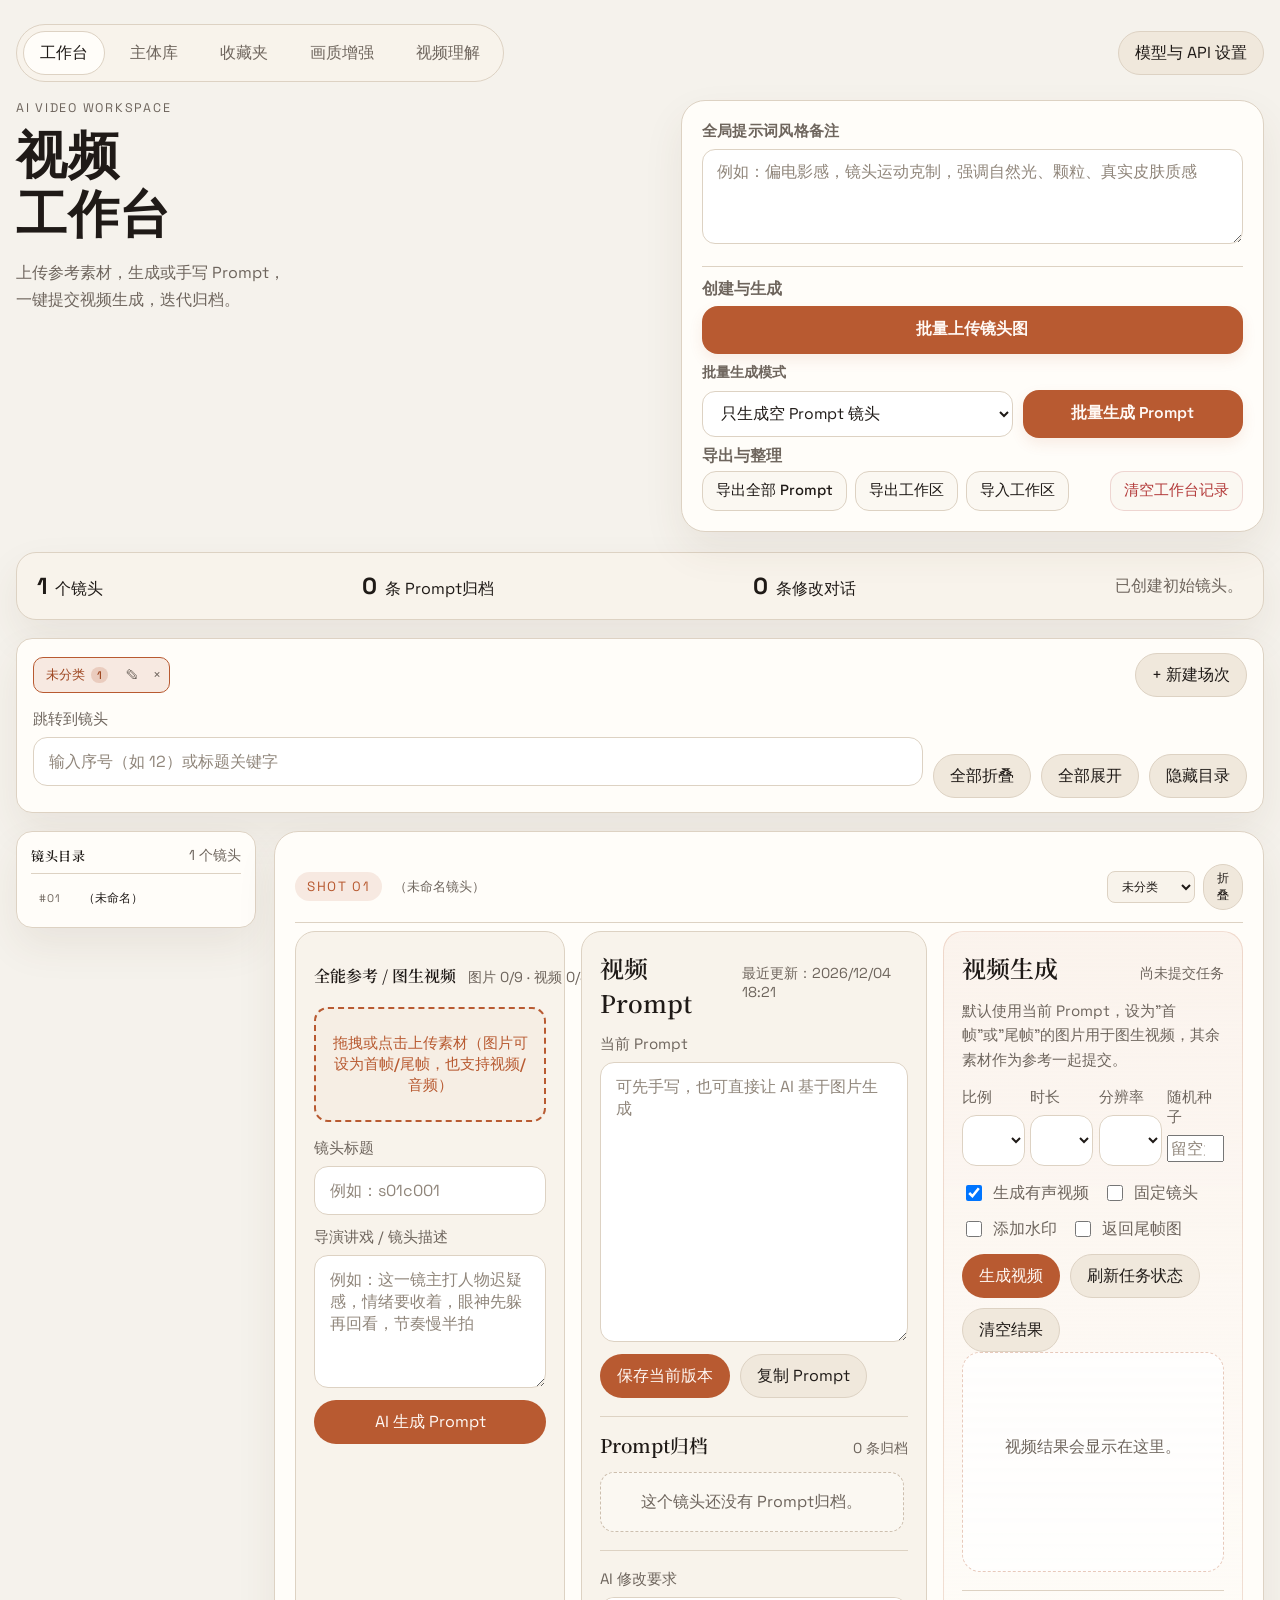
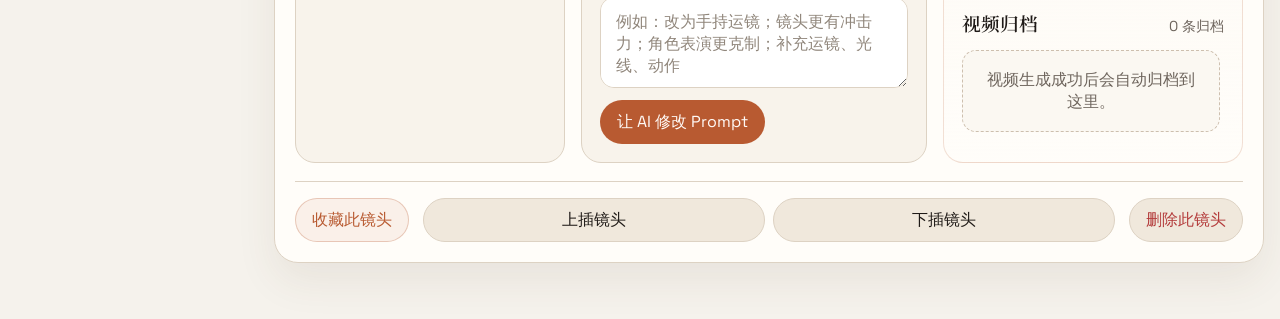
<file: index.html>
﻿<!DOCTYPE html>
<html lang="zh-CN">
<head>
  <meta charset="UTF-8">
  <meta name="viewport" content="width=device-width, initial-scale=1.0">
  <title>视频工作台</title>
  <link rel="preconnect" href="https://fonts.googleapis.com">
  <link rel="preconnect" href="https://fonts.gstatic.com" crossorigin>
  <link href="https://fonts.googleapis.com/css2?family=Noto+Serif+SC:wght@400;500;600;700&family=Space+Grotesk:wght@400;500;700&display=swap" rel="stylesheet">
  <link rel="stylesheet" href="./styles.css?v=20260424b">
</head>
<body>
  <div class="shell">
    <div class="app-header">
      <nav class="view-switcher" aria-label="页面切换">
        <button id="workspaceTab" class="view-tab is-active" type="button">工作台</button>
        <button id="subjectsTab" class="view-tab" type="button">主体库</button>
        <button id="favoritesTab" class="view-tab" type="button">收藏夹</button>
        <button id="enhanceTab" class="view-tab" type="button">画质增强</button>
        <button id="understandTab" class="view-tab" type="button">视频理解</button>
      </nav>
      <button id="settingsButton" class="ghost-button settings-trigger" type="button">模型与 API 设置</button>
    </div>

    <header class="hero">
      <div>
        <p class="eyebrow">AI Video Workspace</p>
        <h1 class="hero-title">
          <span id="heroTitleLine1">视频</span>
          <span id="heroTitleLine2">工作台</span>
        </h1>
        <p class="subtitle">
          <span id="heroSubtitleLine1">上传参考素材，生成或手写 Prompt，</span>
          <span id="heroSubtitleLine2">一键提交视频生成，迭代归档。</span>
        </p>
      </div>
      <div id="workspaceControls" class="hero-panel">
        <div class="hero-settings-grid">
          <label class="field hero-field-wide">
            <span>全局提示词风格备注</span>
            <textarea id="globalDirection" rows="3" placeholder="例如：偏电影感，镜头运动克制，强调自然光、颗粒、真实皮肤质感"></textarea>
          </label>
        </div>
        <div class="hero-actions">
          <section class="hero-actions-group">
            <p class="hero-actions-label">创建与生成</p>
            <div class="hero-actions-row hero-actions-primary">
              <label id="imageUploadTrigger" class="upload-button">
                <input id="imageUpload" type="file" accept="image/*,.heic,.heif,.jpg,.jpeg,.png,.webp" multiple>
                批量上传镜头图
              </label>
              <div class="hero-generate-panel">
                <p class="hero-inline-label">批量生成模式</p>
                <select id="batchMode">
                  <option value="empty">只生成空 Prompt 镜头</option>
                  <option value="all">重写全部有图镜头</option>
                </select>
                <button id="batchGenerateButton" class="secondary-button" type="button">批量生成 Prompt</button>
              </div>
            </div>
          </section>
          <section class="hero-actions-group">
            <p class="hero-actions-label">导出与整理</p>
            <div class="hero-actions-row hero-actions-secondary">
              <button id="exportPromptsButton" class="ghost-button" type="button">导出全部 Prompt</button>
              <button id="exportButton" class="ghost-button" type="button">导出工作区</button>
              <label class="ghost-button import-button">
                <input id="importInput" type="file" accept="application/json">
                导入工作区
              </label>
              <button id="clearButton" class="ghost-button danger-soft" type="button">清空工作台记录</button>
            </div>
          </section>
        </div>
      </div>
    </header>

    <main>
      <section id="workspaceView">
        <section id="workspaceSummary" class="summary-bar">
          <div>
            <strong id="shotCount">0</strong>
            <span>个镜头</span>
          </div>
          <div>
            <strong id="historyCount">0</strong>
            <span>条 Prompt归档</span>
          </div>
          <div>
            <strong id="chatCount">0</strong>
            <span>条修改对话</span>
          </div>
          <p id="statusText" class="status-text">本地自动存档已开启。</p>
        </section>
        <section id="sceneTabsBar" class="scene-tabs-bar">
          <div class="scene-tabs-row">
            <div id="sceneTabs" class="scene-tabs" role="tablist"></div>
            <button id="sceneAddButton" class="ghost-button scene-add-button" type="button">+ 新建场次</button>
          </div>
          <div class="scene-tools-row">
            <label class="field compact scene-jump-field">
              <span>跳转到镜头</span>
              <input id="shotJumpInput" type="text" placeholder="输入序号（如 12）或标题关键字">
            </label>
            <button id="shotCollapseAllButton" class="ghost-button" type="button">全部折叠</button>
            <button id="shotExpandAllButton" class="ghost-button" type="button">全部展开</button>
            <button id="shotSidebarToggleButton" class="ghost-button" type="button">隐藏目录</button>
          </div>
        </section>
        <div class="workspace-split">
          <aside id="shotSidebar" class="shot-sidebar" aria-label="镜头目录">
            <div class="shot-sidebar-header">
              <h3>镜头目录</h3>
              <span id="shotSidebarCount" class="meta"></span>
            </div>
            <div id="shotSidebarList" class="shot-sidebar-list"></div>
          </aside>
          <section id="shotsContainer" class="shots-container"></section>
        </div>
      </section>

      <section id="subjectsView" hidden>
        <section class="summary-bar">
          <div>
            <strong id="subjectCount">0</strong>
            <span>个主体</span>
          </div>
          <p class="status-text">存放角色、场景、道具的设定图，在 Prompt 中用 @ 调用。</p>
        </section>
        <section class="subjects-grid">
          <div class="subjects-upload-zone">
            <input id="subjectsUploadInput" type="file" accept="image/*" multiple class="hidden-file-input">
            <span class="drag-tip">拖拽或点击上传主体设定图</span>
          </div>
          <div id="subjectsContainer" class="subjects-list"></div>
        </section>
      </section>

      <section id="favoritesView" hidden>
        <section class="summary-bar">
          <div>
            <strong id="favoriteCount">0</strong>
            <span>个镜头</span>
          </div>
          <div>
            <strong id="favoriteHistoryCount">0</strong>
            <span>条 Prompt归档</span>
          </div>
          <label class="field compact favorites-search-field">
            <span>检索收藏</span>
            <input id="favoritesSearch" type="text" placeholder="搜索标题、导演讲戏、提示词">
          </label>
          <label class="field compact favorites-filter-field">
            <span>标签筛选</span>
            <select id="favoritesTagFilter">
              <option value="">全部标签</option>
            </select>
          </label>
          <label class="field compact favorites-batch-field">
            <span>批量处理</span>
            <button id="favoritesBatchToggleButton" class="ghost-button" type="button">批量处理</button>
          </label>
          <p class="status-text">收藏夹一共有以上内容，保存在当前浏览器本地。</p>
        </section>
        <section id="favoritesBulkBar" class="favorites-bulk-bar" hidden>
          <div class="favorites-bulk-main">
            <div class="favorites-bulk-meta">
              <strong id="favoritesSelectedCount">0</strong>
              <span>已选收藏</span>
            </div>
            <p class="favorites-bulk-hint">批量处理模式下，点击收藏卡片即可选中或取消。</p>
          </div>
          <div class="favorites-bulk-actions">
            <div class="favorites-bulk-row favorites-bulk-row-tags">
              <button id="favoritesSelectAllButton" class="ghost-button" type="button">全选</button>
              <input id="favoritesBulkTagsInput" class="favorites-bulk-tags-input" type="text" placeholder="输入标签后批量添加，例如：第一场，s01，角色名，奇幻">
              <button id="favoritesBulkTagButton" class="ghost-button favorite-accent-button" type="button">添加标签</button>
            </div>
            <div class="favorites-bulk-row favorites-bulk-row-actions">
              <button id="favoritesBulkExportButton" class="ghost-button" type="button">导出选中</button>
              <label class="ghost-button import-button favorites-import-button">
                <input id="favoritesImportInput" type="file" accept="application/json">
                导入收藏
              </label>
              <button id="favoritesBulkMoveButton" class="ghost-button" type="button">移入工作台</button>
              <button id="favoritesBulkDeleteButton" class="ghost-button danger" type="button">删除</button>
            </div>
          </div>
        </section>
        <section id="favoritesContainer" class="favorites-grid"></section>
      </section>

      <section id="enhanceView" hidden>
        <section class="summary-bar">
          <div>
            <strong id="enhanceTaskCount">0</strong>
            <span>条增强任务</span>
          </div>
          <div>
            <strong id="enhanceSucceededCount">0</strong>
            <span>已完成</span>
          </div>
          <p id="enhanceStatusText" class="status-text">AI MediaKit 画质增强异步任务，提交后可在下方查看进度。</p>
        </section>
        <section class="enhance-workbench">
          <article class="shot-card enhance-form-card">
            <div class="panel-header">
              <h2>新建增强任务</h2>
              <span class="meta">支持公网 HTTP/HTTPS 视频 URL · 输入最高 2K</span>
            </div>
            <label class="field">
              <span>视频 URL（video_url）</span>
              <input id="enhanceVideoUrl" type="text" placeholder="https://example.com/source.mp4">
            </label>
            <div class="enhance-grid">
              <label class="field compact">
                <span>场景（scene）</span>
                <select id="enhanceScene">
                  <option value="">未指定</option>
                  <option value="aigc" selected>AIGC · 大模型生成视频</option>
                  <option value="short_series">short_series · 短剧</option>
                  <option value="ugc">ugc · UGC 短视频</option>
                  <option value="old_film">old_film · 老片修复</option>
                </select>
              </label>
              <label class="field compact">
                <span>版本（tool_version）</span>
                <select id="enhanceToolVersion">
                  <option value="standard" selected>standard · 标准版</option>
                  <option value="professional">professional · 专业版</option>
                </select>
              </label>
              <label class="field compact">
                <span>输出分辨率模式</span>
                <select id="enhanceResolutionMode">
                  <option value="preset" selected>预设值（resolution）</option>
                  <option value="limit">短边限制（resolution_limit）</option>
                  <option value="none">不指定</option>
                </select>
              </label>
              <label class="field compact" id="enhanceResolutionPresetField">
                <span>分辨率（resolution）</span>
                <select id="enhanceResolution">
                  <option value="720p">720p</option>
                  <option value="1080p" selected>1080p</option>
                  <option value="4k">4k</option>
                </select>
              </label>
              <label class="field compact" id="enhanceResolutionLimitField" hidden>
                <span>短边像素（64-2160）</span>
                <input id="enhanceResolutionLimit" type="number" min="64" max="2160" step="1" placeholder="例如 720">
              </label>
              <label class="field compact">
                <span>帧率（fps，可留空）</span>
                <input id="enhanceFps" type="number" min="1" max="120" step="1" placeholder="留空则保持原帧率，最高 120">
              </label>
            </div>
            <p class="enhance-hint">
              耗时预估：标准版 RTF ≈ 6~10，专业版 ≥ 30。1 分钟视频预计需 6 分钟以上。
            </p>
            <div class="card-actions">
              <button id="enhanceSubmitButton" class="secondary-button" type="button">提交画质增强任务</button>
              <button id="enhanceRefreshAllButton" class="ghost-button" type="button">刷新全部状态</button>
              <button id="enhanceClearFinishedButton" class="ghost-button danger-soft" type="button">清空已完成 / 失败</button>
            </div>
          </article>

          <section class="enhance-history">
            <div class="panel-header">
              <h2>增强任务归档</h2>
              <span class="meta" id="enhanceHistoryMeta"></span>
            </div>
            <div id="enhanceTaskList" class="enhance-task-list"></div>
          </section>
        </section>
      </section>

      <section id="understandView" hidden>
        <section class="summary-bar">
          <div>
            <strong id="understandTaskCount">0</strong>
            <span>条理解记录</span>
          </div>
          <div>
            <strong id="understandSucceededCount">0</strong>
            <span>已完成</span>
          </div>
          <p id="understandStatusText" class="status-text">基于 AI MediaKit 调用火山方舟视觉大模型，对公网视频 URL 抽帧并完成理解。</p>
        </section>
        <section class="enhance-workbench">
          <article class="shot-card enhance-form-card">
            <div class="panel-header">
              <h2>新建理解任务</h2>
              <span class="meta">URL 方式最高 5GB · 同步返回结果</span>
            </div>
            <label class="field">
              <span>视频 URL（video_url）</span>
              <input id="understandVideoUrl" type="text" placeholder="https://example.com/video.mp4">
            </label>
            <label class="field">
              <span>提示词 / 问题（prompt）</span>
              <textarea id="understandPrompt" rows="3" placeholder="例如：总结描述视频的主要内容？"></textarea>
            </label>
            <div class="enhance-grid">
              <label class="field compact">
                <span>火山方舟模型 ID</span>
                <input id="understandModel" type="text" placeholder="例如：doubao-seed-1-6-vision-250615">
              </label>
              <label class="field compact">
                <span>抽帧帧率 fps（0.01 - 5，可留空）</span>
                <input id="understandFps" type="number" min="0.01" max="5" step="0.1" placeholder="默认 1">
              </label>
              <label class="field compact">
                <span>最大帧数 max_frames（可留空）</span>
                <input id="understandMaxFrames" type="number" min="1" step="1" placeholder="默认按预算">
              </label>
              <label class="field compact">
                <span>max_pixels（单帧最大像素数，可留空）</span>
                <input id="understandMaxPixels" type="number" min="1" step="1" placeholder="默认 677376，最大 9031680">
              </label>
            </div>
            <p class="enhance-hint">
              调用地址：<code>amk-ark.cn-beijing.volces.com/api/v1/chat/completions</code>，鉴权格式 <code>Bearer 方舟Key/MediaKitKey</code>。
            </p>
            <div class="card-actions">
              <button id="understandSubmitButton" class="secondary-button" type="button">提交视频理解</button>
              <button id="understandClearButton" class="ghost-button danger-soft" type="button">清空历史</button>
            </div>
          </article>

          <section class="enhance-history">
            <div class="panel-header">
              <h2>视频理解归档</h2>
              <span class="meta" id="understandHistoryMeta"></span>
            </div>
            <div id="understandTaskList" class="enhance-task-list"></div>
          </section>
        </section>
      </section>

      <template id="shotTemplate">
        <article class="shot-card">
          <header class="shot-card-head">
            <div class="shot-order"></div>
            <div class="shot-head-title"></div>
            <div class="shot-head-actions">
              <select class="shot-scene-select" aria-label="移到场次"></select>
              <button class="ghost-button shot-collapse-button" type="button">折叠</button>
            </div>
          </header>
          <div class="shot-status-bar" hidden></div>
          <div class="shot-main">
            <section class="image-panel">
              <div class="references-editor">
                <div class="references-header">
                  <h3>全能参考&nbsp;/&nbsp;图生视频</h3>
                  <span class="meta references-capacity"></span>
                </div>
                <div class="references-list"></div>
                <div class="references-upload-zone">
                  <input class="references-upload-input hidden-file-input" type="file" accept="image/*,video/*,audio/*" multiple>
                  <span class="drag-tip">拖拽或点击上传素材（图片可设为首帧/尾帧，也支持视频/音频）</span>
                </div>
              </div>
              <label class="field compact">
                <span>镜头标题</span>
                <input class="shot-title" type="text" placeholder="例如：s01c001">
              </label>
              <label class="field compact">
                <span>导演讲戏 / 镜头描述</span>
                <textarea class="director-notes" rows="5" placeholder="例如：女孩推开咖啡馆的门，逆光走进来，背后街道人来人往"></textarea>
              </label>
              <div class="card-actions stack">
                <button class="secondary-button generate-button" type="button">AI 生成 Prompt</button>
              </div>
            </section>

            <section class="prompt-panel">
              <div class="panel-header">
                <h2>视频 Prompt</h2>
                <span class="meta current-version-label"></span>
              </div>
              <label class="field">
                <span>当前 Prompt</span>
                <textarea class="shot-prompt" rows="12" placeholder="可先手写，也可直接让 AI 基于图片生成"></textarea>
              </label>
              <div class="card-actions">
                <button class="secondary-button save-button" type="button">保存当前版本</button>
                <button class="ghost-button copy-button" type="button">复制 Prompt</button>
              </div>
              <div class="history-panel">
                <div class="panel-header">
                  <h3>Prompt归档</h3>
                  <span class="meta history-count"></span>
                </div>
                <div class="history-list"></div>
              </div>
              <div class="chat-section">
                <label class="field">
                  <span>AI 修改要求</span>
                  <textarea class="feedback-input" rows="3" placeholder="例如：改为手持运镜；镜头更有冲击力；角色表演更克制；补充运镜、光线、动作"></textarea>
                </label>
                <div class="card-actions">
                  <button class="secondary-button revise-button" type="button">让 AI 修改 Prompt</button>
                </div>
              </div>
            </section>

            <section class="video-panel">
              <div class="panel-header">
                <h2>视频生成</h2>
                <span class="meta video-task-label">尚未提交任务</span>
              </div>
              <p class="video-panel-hint">默认使用当前 Prompt，设为"首帧"或"尾帧"的图片用于图生视频，其余素材作为参考一起提交。</p>
              <div class="video-settings-grid">
                <label class="field compact">
                  <span>比例</span>
                  <select class="video-ratio">
                    <option value="16:9">16:9</option>
                    <option value="9:16">9:16</option>
                    <option value="1:1">1:1</option>
                    <option value="4:3">4:3</option>
                    <option value="3:4">3:4</option>
                    <option value="21:9">21:9</option>
                    <option value="adaptive">adaptive</option>
                  </select>
                </label>
                <label class="field compact">
                  <span>时长</span>
                  <select class="video-duration">
                    <option value="4">4 秒</option>
                    <option value="5" selected>5 秒</option>
                    <option value="6">6 秒</option>
                    <option value="7">7 秒</option>
                    <option value="8">8 秒</option>
                    <option value="9">9 秒</option>
                    <option value="10">10 秒</option>
                    <option value="11">11 秒</option>
                    <option value="12">12 秒</option>
                    <option value="13">13 秒</option>
                    <option value="14">14 秒</option>
                    <option value="15">15 秒</option>
                  </select>
                </label>
                <label class="field compact">
                  <span>分辨率</span>
                  <select class="video-resolution">
                    <option value="">模型默认</option>
                    <option value="480p">480p</option>
                    <option value="720p">720p</option>
                    <option value="1080p">1080p</option>
                  </select>
                </label>
                <label class="field compact">
                  <span>随机种子</span>
                  <input class="video-seed" type="number" min="0" max="2147483647" step="1" placeholder="留空为随机">
                </label>
              </div>
              <div class="video-checks">
                <label class="checkbox-field">
                  <input class="video-generate-audio" type="checkbox" checked>
                  <span>生成有声视频</span>
                </label>
                <label class="checkbox-field">
                  <input class="video-camera-fixed" type="checkbox">
                  <span>固定镜头</span>
                </label>
                <label class="checkbox-field">
                  <input class="video-watermark" type="checkbox">
                  <span>添加水印</span>
                </label>
                <label class="checkbox-field">
                  <input class="video-return-last-frame" type="checkbox">
                  <span>返回尾帧图</span>
                </label>
              </div>
              <div class="card-actions">
                <button class="secondary-button generate-video-button" type="button">生成视频</button>
                <button class="ghost-button refresh-video-button" type="button">刷新任务状态</button>
                <button class="ghost-button clear-video-button" type="button">清空结果</button>
              </div>
              <div class="video-result-panel">
                <div class="video-result-empty">视频结果会显示在这里。</div>
                <video class="generated-video" controls playsinline hidden></video>
                <img class="video-last-frame" alt="生成视频尾帧预览" hidden>
                <div class="video-result-meta"></div>
              </div>
              <div class="video-history-panel">
                <div class="panel-header">
                  <h3>视频归档</h3>
                  <span class="meta video-history-count"></span>
                </div>
                <div class="video-history-list"></div>
              </div>
            </section>
          </div>

          <footer class="shot-footer">
            <div class="shot-footer-group shot-footer-side shot-footer-favorite">
              <button class="ghost-button favorite-button favorite-accent-button" type="button">收藏此镜头</button>
              <button class="ghost-button duplicate-favorite-button favorite-accent-button" type="button" hidden>新建收藏</button>
            </div>
            <div class="shot-footer-group insert-actions-grid">
              <button class="ghost-button insert-above-button" type="button">上插镜头</button>
              <button class="ghost-button insert-below-button" type="button">下插镜头</button>
            </div>
            <div class="shot-footer-group shot-footer-side shot-footer-danger">
              <button class="ghost-button delete-button danger" type="button">删除此镜头</button>
            </div>
          </footer>
        </article>
      </template>

      <template id="favoriteTemplate">
        <article class="favorite-tile">
          <button class="favorite-open-button" type="button">
            <div class="image-frame favorite-image-frame">
              <img class="shot-image favorite-image" alt="收藏镜头图预览">
              <div class="image-empty">未上传镜头图</div>
            </div>
            <div class="favorite-meta-list">
              <p class="favorite-title"></p>
            </div>
          </button>
          <div class="favorite-tile-actions">
            <button class="ghost-button move-to-workspace-button" type="button">移入工作台</button>
            <button class="ghost-button unfavorite-button danger" type="button">删除</button>
          </div>
        </article>
      </template>
    </main>
  </div>

  <div id="favoriteModal" class="detail-modal" hidden>
    <div class="detail-modal-backdrop"></div>
    <div class="detail-modal-dialog" role="dialog" aria-modal="true" aria-label="收藏详情">
      <div id="favoriteModalContent"></div>
    </div>
  </div>

  <div id="settingsModal" class="detail-modal" hidden>
    <div class="detail-modal-backdrop"></div>
    <div class="detail-modal-dialog settings-modal-dialog" role="dialog" aria-modal="true" aria-label="模型与 API 设置">
      <div id="settingsModalContent"></div>
    </div>
  </div>

  <div id="lightbox" class="lightbox" hidden>
    <div class="lightbox-backdrop"></div>
    <div class="lightbox-dialog" role="dialog" aria-modal="true" aria-label="媒体预览">
      <button id="lightboxClose" class="lightbox-close" type="button" aria-label="关闭预览">关闭</button>
      <img id="lightboxImage" class="lightbox-image" alt="放大预览">
      <video id="lightboxVideo" class="lightbox-video" controls playsinline hidden></video>
      <audio id="lightboxAudio" class="lightbox-audio" controls hidden></audio>
    </div>
  </div>

  <button id="backToTopButton" class="back-to-top-button" type="button" aria-label="回到顶部" title="回到顶部">↑</button>

  <script src="./app.js?v=20260424b"></script>
</body>
</html>
</file>
<file: styles.css>
:root {
  --bg: #f5f2ec;
  --surface: #fffdf9;
  --surface-2: #f8f3eb;
  --surface-3: #f0e8dc;
  --text: #1f1a17;
  --muted: #6e655d;
  --line: #ddd2c3;
  --accent: #b85a31;
  --accent-strong: #9e4722;
  --accent-soft: rgba(184, 90, 49, 0.12);
  --danger: #b33a3a;
  --shadow: 0 18px 40px rgba(88, 61, 34, 0.08);
}

* {
  box-sizing: border-box;
}

[hidden] {
  display: none !important;
}

body {
  margin: 0;
  min-height: 100vh;
  color: var(--text);
  background: var(--bg);
  font-family: "Space Grotesk", "Segoe UI", sans-serif;
}

body.lightbox-open {
  overflow: hidden;
}

button,
select,
input,
textarea {
  font: inherit;
}

.shell {
  width: min(1440px, calc(100vw - 32px));
  margin: 0 auto;
  padding: 24px 0 56px;
}

.app-header {
  display: flex;
  justify-content: space-between;
  gap: 12px;
  align-items: center;
  margin-bottom: 18px;
}

.view-switcher {
  display: inline-flex;
  gap: 8px;
  padding: 6px;
  border-radius: 999px;
  background: var(--surface-2);
  border: 1px solid var(--line);
}

.settings-trigger {
  white-space: nowrap;
}

.view-tab {
  background: transparent;
  color: var(--muted);
  border-color: transparent;
}

.view-tab.is-active {
  background: var(--surface);
  color: var(--text);
  border-color: var(--line);
}

.hero {
  display: grid;
  grid-template-columns: minmax(0, 1.05fr) minmax(360px, 0.95fr);
  gap: 20px;
  align-items: start;
}

.eyebrow {
  margin: 0 0 12px;
  color: var(--muted);
  letter-spacing: 0.14em;
  text-transform: uppercase;
  font-size: 0.78rem;
}

h1,
h2,
h3,
h4 {
  margin: 0;
  font-family: "Noto Serif SC", serif;
  font-weight: 600;
}

h1 {
  font-size: clamp(2.4rem, 4vw, 4rem);
  line-height: 1.08;
  letter-spacing: 0.01em;
}

.hero-title {
  display: inline-flex;
  flex-direction: column;
  align-items: flex-start;
  gap: 0.08em;
  font-family: "Microsoft YaHei", "微软雅黑", "PingFang SC", "Heiti SC", sans-serif;
  font-weight: 700;
}

.hero-title span,
.subtitle span {
  display: block;
}

.subtitle {
  max-width: none;
  margin: 16px 0 0;
  color: var(--muted);
  line-height: 1.72;
}

.hero-panel,
.summary-bar,
.shot-card {
  background: var(--surface);
  border: 1px solid var(--line);
  box-shadow: var(--shadow);
}

.hero-panel {
  padding: 20px;
  border-radius: 24px;
}

.hero-settings-grid {
  display: grid;
  grid-template-columns: minmax(0, 1fr);
  gap: 10px 12px;
  align-items: start;
}

.hero-field-wide {
  grid-column: 1 / -1;
}

.hero-panel .field {
  gap: 7px;
  margin-bottom: 10px;
}

.hero-panel .field span {
  font-size: 0.96rem;
  font-weight: 600;
  letter-spacing: 0.02em;
}

.hero-panel select,
.hero-panel input[type="text"],
.hero-panel input[type="password"],
.hero-panel textarea {
  padding: 11px 14px;
  font-size: 0.98rem;
  line-height: 1.5;
  border-radius: 13px;
}

.summary-bar {
  display: flex;
  gap: 18px;
  align-items: center;
  justify-content: space-between;
  flex-wrap: wrap;
  padding: 18px 20px;
  margin: 20px 0 18px;
  border-radius: 20px;
  background: var(--surface-2);
}

.summary-bar > div {
  display: flex;
  gap: 8px;
  align-items: baseline;
}

.summary-bar strong {
  font-size: 1.45rem;
}

.status-text {
  margin: 0;
  color: var(--muted);
}

.meta {
  color: var(--muted);
}

.field {
  display: flex;
  flex-direction: column;
  gap: 8px;
  margin-bottom: 12px;
}

.field.compact {
  margin-bottom: 12px;
}

.favorites-search-field {
  min-width: min(360px, 100%);
  margin-bottom: 0;
}

.favorites-filter-field {
  min-width: 180px;
  margin-bottom: 0;
}

.favorites-batch-field {
  margin-bottom: 0;
}

#favoritesBatchToggleButton {
  min-height: 52px;
  min-width: 136px;
  padding: 0 18px;
  display: inline-flex;
  align-items: center;
  justify-content: center;
}

.field span {
  font-size: 0.94rem;
  color: var(--muted);
}

.settings-modal-dialog {
  width: min(760px, calc(100vw - 48px));
}

.settings-card {
  padding: 18px;
}

.settings-grid {
  display: grid;
  grid-template-columns: repeat(2, minmax(0, 1fr));
  gap: 16px;
}

.settings-panel {
  min-width: 0;
}

.video-panel {
  background: linear-gradient(180deg, rgba(184, 90, 49, 0.06), rgba(255, 253, 249, 0.96));
  border: 1px solid rgba(184, 90, 49, 0.18);
  border-radius: 20px;
  padding: 18px;
}

.video-panel-hint {
  margin: 0 0 14px;
  color: var(--muted);
  line-height: 1.65;
  font-size: 0.94rem;
}

.video-settings-grid {
  display: grid;
  grid-template-columns: repeat(4, minmax(0, 1fr));
  gap: 12px;
}


.video-checks {
  display: flex;
  flex-wrap: wrap;
  gap: 14px;
  margin: 4px 0 14px;
}

.checkbox-field {
  display: inline-flex;
  align-items: center;
  gap: 8px;
  color: var(--muted);
}

.checkbox-field input {
  width: 16px;
  height: 16px;
}

.video-result-panel {
  border: 1px dashed rgba(184, 90, 49, 0.32);
  background: rgba(255, 255, 255, 0.72);
  border-radius: 18px;
  min-height: 220px;
  padding: 14px;
}

.video-result-empty {
  min-height: 160px;
  display: grid;
  place-items: center;
  color: var(--muted);
  text-align: center;
}

.generated-video,
.video-last-frame {
  width: 100%;
  border-radius: 14px;
  background: #000;
  display: block;
}

.video-last-frame {
  margin-top: 12px;
  background: var(--surface-2);
}

.video-result-meta {
  margin-top: 12px;
  color: var(--muted);
  line-height: 1.7;
  word-break: break-word;
}

.video-result-meta a {
  color: var(--accent-strong);
}

.model-presets {
  display: flex;
  flex-wrap: wrap;
  gap: 8px;
  margin-top: 10px;
}

.model-preset-button {
  min-height: 38px;
  padding: 7px 12px;
  border-radius: 14px;
}

.model-preset-button.is-active {
  background: rgba(184, 90, 49, 0.1);
  color: var(--accent);
  border-color: rgba(184, 90, 49, 0.32);
}

.secure-field {
  display: flex;
  flex-direction: column;
  gap: 8px;
}

.secure-label {
  font-size: 0.86rem;
  color: var(--muted);
}

.secure-value {
  min-height: 48px;
  display: flex;
  align-items: center;
  padding: 11px 14px;
  border-radius: 13px;
  border: 1px solid var(--line);
  background: var(--surface-3);
  color: var(--text);
  user-select: none;
  -webkit-user-select: none;
  cursor: default;
}

select,
input[type="text"],
input[type="password"],
textarea {
  width: 100%;
  border: 1px solid var(--line);
  border-radius: 14px;
  background: #fff;
  padding: 13px 15px;
  color: var(--text);
  resize: vertical;
}

select {
  padding-right: 46px;
  background-position: right 14px center;
}

select::placeholder,
input::placeholder,
textarea::placeholder {
  color: #90867b;
}

input:focus,
select:focus,
textarea:focus {
  outline: none;
  border-color: rgba(184, 90, 49, 0.6);
  box-shadow: 0 0 0 4px rgba(184, 90, 49, 0.08);
}

.hidden-file-input {
  display: none;
}

button,
.upload-button,
.import-button {
  border: 1px solid transparent;
  border-radius: 999px;
  padding: 10px 16px;
  cursor: pointer;
  transition: transform 160ms ease, background-color 160ms ease, border-color 160ms ease, color 160ms ease;
}

button:hover,
.upload-button:hover,
.import-button:hover {
  transform: translateY(-1px);
}

button:disabled {
  cursor: progress;
  opacity: 0.68;
  transform: none;
}

.secondary-button,
.upload-button {
  background: var(--accent);
  color: #fff9f5;
}

.secondary-button:hover,
.upload-button:hover {
  background: var(--accent-strong);
}

.ghost-button,
.import-button {
  background: var(--surface-3);
  color: var(--text);
  border-color: var(--line);
}

.image-delete-button {
  position: absolute;
  right: 14px;
  top: 14px;
  z-index: 2;
  display: inline-flex;
  align-items: center;
  justify-content: center;
  width: 28px;
  height: 28px;
  padding: 0;
  border-radius: 999px;
  border: 1px solid rgba(255, 255, 255, 0.7);
  background: rgba(31, 26, 23, 0.68);
  color: #fff;
  font-size: 0.95rem;
  line-height: 1;
  opacity: 0;
  pointer-events: none;
  box-shadow: 0 8px 18px rgba(31, 26, 23, 0.22);
}

.image-frame:hover .image-delete-button,
.image-frame:focus-within .image-delete-button {
  opacity: 1;
  pointer-events: auto;
}

.image-delete-button:hover {
  background: rgba(179, 58, 58, 0.9);
}

.hero-actions-secondary .ghost-button,
.hero-actions-secondary .import-button {
  background: #fbf8f2;
}

.ghost-button.danger {
  color: var(--danger);
}

.danger-soft {
  color: var(--danger);
  border-color: rgba(179, 58, 58, 0.18);
  background: rgba(179, 58, 58, 0.06);
}

.favorite-accent-button {
  color: var(--accent);
  border-color: rgba(184, 90, 49, 0.28);
  background: rgba(184, 90, 49, 0.08);
}

.hero-actions,
.card-actions {
  display: flex;
  gap: 10px;
  flex-wrap: wrap;
}

.hero-actions {
  flex-direction: column;
  gap: 8px;
  margin-top: 12px;
  padding-top: 12px;
  border-top: 1px solid var(--line);
}

.hero-actions-group {
  display: flex;
  flex-direction: column;
  gap: 6px;
}

.hero-actions-label {
  margin: 0;
  color: var(--muted);
  font-size: 0.98rem;
  font-weight: 600;
  letter-spacing: 0.01em;
}

.hero-actions-row {
  display: flex;
  gap: 9px;
  flex-wrap: wrap;
  align-items: stretch;
}

.hero-actions-primary > * {
  flex: 1 1 220px;
  min-height: 48px;
}

.hero-generate-panel {
  flex: 1 1 420px;
  display: grid;
  grid-template-columns: minmax(0, 1fr) auto;
  gap: 8px 10px;
  align-items: center;
}

.hero-inline-label {
  grid-column: 1 / -1;
  margin: 0;
  color: var(--muted);
  font-size: 0.9rem;
  font-weight: 600;
}

.hero-generate-panel .secondary-button {
  min-width: 220px;
}

.hero-generate-panel select {
  margin: 0;
}

.hero-actions-secondary > * {
  flex: 0 1 auto;
}

.hero-actions-primary .secondary-button,
.hero-actions-primary .upload-button {
  display: inline-flex;
  align-items: center;
  justify-content: center;
  min-height: 48px;
  padding: 11px 18px;
  border-radius: 16px;
  font-weight: 600;
  font-size: 0.98rem;
  box-shadow: 0 6px 14px rgba(184, 90, 49, 0.1);
}

.hero-actions-secondary {
  gap: 8px;
  align-items: center;
  margin-top: -2px;
}

.hero-actions-secondary .ghost-button,
.hero-actions-secondary .import-button {
  min-height: 40px;
  padding: 8px 13px;
  border-radius: 14px;
  font-weight: 500;
  font-size: 0.92rem;
}

.hero-actions-secondary .danger-soft {
  margin-left: auto;
}

.card-actions.stack {
  flex-direction: column;
}

.upload-button input,
.import-button input {
  display: none;
}

.import-button {
  display: inline-flex;
  align-items: center;
  justify-content: center;
}

.shots-container {
  display: flex;
  flex-direction: column;
  gap: 20px;
  min-width: 0;
  flex: 1;
}

.scene-tabs-bar {
  display: flex;
  flex-direction: column;
  gap: 12px;
  margin: 0 0 18px;
  padding: 14px 16px;
  background: var(--surface);
  border: 1px solid var(--line);
  border-radius: 16px;
  box-shadow: var(--shadow);
}

.scene-tabs-row {
  display: flex;
  align-items: center;
  gap: 10px;
  flex-wrap: wrap;
}

.scene-tabs {
  display: flex;
  flex-wrap: wrap;
  gap: 6px;
  flex: 1;
  min-width: 0;
}

.scene-tab {
  display: inline-flex;
  align-items: center;
  gap: 2px;
  padding: 2px;
  border-radius: 10px;
  background: var(--surface-2);
  border: 1px solid var(--line);
  transition: background 0.15s, border-color 0.15s;
}

.scene-tab.is-active {
  background: var(--accent-soft);
  border-color: var(--accent);
}

.scene-tab-select {
  display: inline-flex;
  align-items: center;
  gap: 6px;
  padding: 6px 10px;
  background: transparent;
  border: none;
  color: var(--text);
  cursor: pointer;
  border-radius: 8px;
  font-size: 13px;
  font-weight: 500;
}

.scene-tab.is-active .scene-tab-select {
  color: var(--accent-strong);
}

.scene-tab-select:hover {
  background: var(--surface-3);
}

.scene-tab-count {
  font-size: 11px;
  color: var(--muted);
  padding: 1px 6px;
  background: var(--surface-3);
  border-radius: 10px;
}

.scene-tab.is-active .scene-tab-count {
  background: rgba(184, 90, 49, 0.2);
  color: var(--accent-strong);
}

.scene-tab-rename,
.scene-tab-delete {
  background: transparent;
  border: none;
  color: var(--muted);
  cursor: pointer;
  padding: 4px 6px;
  border-radius: 6px;
  font-size: 13px;
}

.scene-tab-rename:hover,
.scene-tab-delete:hover {
  background: var(--surface-3);
  color: var(--text);
}

.scene-tab-delete:hover {
  color: var(--danger);
}

.scene-add-button {
  white-space: nowrap;
}

.scene-tools-row {
  display: flex;
  align-items: flex-end;
  gap: 10px;
  flex-wrap: wrap;
}

.scene-jump-field {
  flex: 1;
  min-width: 220px;
}

.workspace-split {
  display: flex;
  gap: 18px;
  align-items: flex-start;
}

.shot-sidebar {
  position: sticky;
  top: 18px;
  width: 240px;
  max-height: calc(100vh - 40px);
  overflow-y: auto;
  background: var(--surface);
  border: 1px solid var(--line);
  border-radius: 16px;
  padding: 14px;
  flex-shrink: 0;
  box-shadow: var(--shadow);
}

body[data-sidebar-collapsed="true"] .shot-sidebar,
.shot-sidebar.is-collapsed {
  display: none;
}

.shot-sidebar-header {
  display: flex;
  align-items: center;
  justify-content: space-between;
  margin-bottom: 10px;
  padding-bottom: 8px;
  border-bottom: 1px solid var(--line);
}

.shot-sidebar-header h3 {
  font-size: 13px;
  margin: 0;
  letter-spacing: 0.04em;
  color: var(--text);
}

.shot-sidebar-list {
  display: flex;
  flex-direction: column;
  gap: 2px;
}

.shot-sidebar-item {
  display: flex;
  align-items: center;
  gap: 8px;
  padding: 6px 8px;
  background: transparent;
  border: none;
  color: var(--text);
  cursor: pointer;
  border-radius: 8px;
  text-align: left;
  font-size: 12px;
  transition: background 0.12s;
  width: 100%;
}

.shot-sidebar-item:hover {
  background: var(--accent-soft);
}

.shot-sidebar-item.is-dimmed {
  opacity: 0.35;
}

.sidebar-order {
  font-family: "Space Grotesk", monospace;
  font-size: 11px;
  color: var(--muted);
  min-width: 36px;
  letter-spacing: 0.08em;
}

.sidebar-title {
  flex: 1;
  overflow: hidden;
  text-overflow: ellipsis;
  white-space: nowrap;
}

.sidebar-dot {
  width: 6px;
  height: 6px;
  border-radius: 50%;
  background: var(--accent);
  flex-shrink: 0;
}

.shot-card-head {
  display: flex;
  align-items: center;
  gap: 12px;
  padding: 12px 0;
  margin-bottom: 8px;
  border-bottom: 1px solid var(--line);
  flex-wrap: wrap;
}

.shot-card-head .shot-order {
  margin: 0;
}

.shot-head-title {
  flex: 1;
  min-width: 0;
  overflow: hidden;
  text-overflow: ellipsis;
  white-space: nowrap;
  font-size: 13px;
  color: var(--muted);
}

.shot-head-actions {
  display: inline-flex;
  gap: 8px;
  align-items: center;
}

.shot-scene-select {
  padding: 6px 10px;
  font-size: 12px;
  background: var(--surface-2);
  color: var(--text);
  border: 1px solid var(--line);
  border-radius: 8px;
}

.shot-collapse-button {
  padding: 5px 12px !important;
  font-size: 12px !important;
}

.shot-card[data-collapsed="true"] > .shot-main,
.shot-card[data-collapsed="true"] > .shot-footer,
.shot-card[data-collapsed="true"] > .shot-status-bar {
  display: none !important;
}

.shot-card[data-collapsed="true"] > .shot-card-head {
  border-bottom: none;
  margin-bottom: 0;
}

.shot-card.is-jump-highlight {
  animation: shotCardPulse 1.4s ease-out;
}

.shot-card.is-filter-hidden {
  display: none;
}

@keyframes shotCardPulse {
  0% { box-shadow: 0 0 0 0 rgba(184, 90, 49, 0.5); }
  40% { box-shadow: 0 0 0 8px rgba(184, 90, 49, 0.22); }
  100% { box-shadow: 0 0 0 0 rgba(184, 90, 49, 0); }
}

.back-to-top-button {
  position: fixed;
  right: 24px;
  bottom: 24px;
  width: 44px;
  height: 44px;
  border-radius: 999px;
  background: var(--accent);
  color: #fff;
  border: none;
  cursor: pointer;
  font-size: 20px;
  line-height: 1;
  box-shadow: 0 12px 28px rgba(184, 90, 49, 0.35);
  opacity: 0;
  pointer-events: none;
  transform: translateY(12px);
  transition: opacity 0.2s, transform 0.2s;
  z-index: 40;
}

.back-to-top-button.is-visible {
  opacity: 1;
  pointer-events: auto;
  transform: translateY(0);
}

.back-to-top-button:hover {
  background: var(--accent-strong);
}

.favorites-grid {
  display: grid;
  grid-template-columns: repeat(auto-fill, minmax(220px, 1fr));
  gap: 16px;
}

.favorites-bulk-bar {
  display: grid;
  grid-template-columns: minmax(220px, 0.36fr) minmax(0, 1fr);
  gap: 18px 24px;
  align-items: start;
  margin: 0 0 16px;
  padding: 16px 18px;
  border-radius: 20px;
  background: var(--surface-2);
  border: 1px solid var(--line);
  box-shadow: var(--shadow);
}

.favorites-bulk-main {
  display: flex;
  flex-direction: column;
  gap: 8px;
}

.favorites-bulk-meta {
  display: flex;
  gap: 8px;
  align-items: baseline;
}

.favorites-bulk-meta strong {
  font-size: 1.35rem;
}

.favorites-bulk-hint {
  margin: 0;
  color: var(--muted);
  line-height: 1.6;
}

.favorites-bulk-actions {
  display: flex;
  flex-direction: column;
  gap: 10px;
  align-items: stretch;
  min-width: 0;
}

.favorites-bulk-row {
  display: flex;
  gap: 12px;
  align-items: center;
  min-width: 0;
}

.favorites-bulk-row-tags {
  justify-content: flex-start;
}

.favorites-bulk-row-actions {
  justify-content: flex-end;
}

.favorites-bulk-actions .ghost-button,
.favorites-bulk-tags-input,
.favorites-import-button {
  min-height: 52px;
}

.favorites-bulk-tags-input {
  flex: 1 1 440px;
  min-width: 280px;
}

.favorites-import-button {
  display: inline-flex;
  align-items: center;
  justify-content: center;
  white-space: nowrap;
}

.favorite-detail-card {
  padding: 16px;
}

.favorite-detail-body {
  display: flex;
  flex-direction: column;
  gap: 16px;
}

.favorite-detail-panel {
  min-width: 0;
}

.favorite-refs-grid {
  display: grid;
  grid-template-columns: repeat(auto-fill, minmax(100px, 1fr));
  gap: 10px;
  margin-top: 8px;
}

.favorite-ref-item {
  display: flex;
  flex-direction: column;
  gap: 4px;
  text-align: center;
  font-size: 0.85rem;
}

.favorite-ref-preview {
  width: 100%;
  aspect-ratio: 1;
  object-fit: cover;
  border-radius: 10px;
  border: 1px solid var(--line);
  cursor: pointer;
}

.favorite-ref-title {
  overflow: hidden;
  text-overflow: ellipsis;
  white-space: nowrap;
  color: var(--text);
}

.favorite-ref-role {
  font-size: 0.78rem;
  color: var(--muted);
}

.favorite-tile {
  position: relative;
  display: flex;
  flex-direction: column;
  gap: 6px;
  min-height: 100%;
  padding: 12px;
  border-radius: 20px;
  background: var(--surface);
  border: 1px solid var(--line);
  box-shadow: var(--shadow);
}

.favorite-tile.is-selected {
  background: linear-gradient(180deg, rgba(184, 90, 49, 0.12), rgba(184, 90, 49, 0.06));
  border-color: rgba(184, 90, 49, 0.72);
  box-shadow: 0 0 0 3px rgba(184, 90, 49, 0.16), 0 20px 44px rgba(88, 61, 34, 0.12);
}

.favorite-tile.is-batch-mode .favorite-open-button {
  cursor: pointer;
}

.favorite-tile.is-batch-mode .favorite-open-button::before {
  content: "";
  position: absolute;
  inset: 0;
  border-radius: 20px;
  background: rgba(184, 90, 49, 0.03);
  pointer-events: none;
}

.favorite-tile.is-batch-mode .favorite-open-button::after {
  content: "点击选中";
  position: absolute;
  top: 12px;
  right: 12px;
  display: inline-flex;
  align-items: center;
  gap: 6px;
  padding: 6px 11px;
  border-radius: 999px;
  background: rgba(255, 253, 249, 0.94);
  border: 1px solid var(--line);
  color: var(--muted);
  font-size: 0.82rem;
  font-weight: 600;
  line-height: 1;
  box-shadow: 0 8px 18px rgba(88, 61, 34, 0.1);
}

.favorite-tile.is-batch-mode.is-selected .favorite-open-button::after {
  content: "✓ 已选中";
  color: #fff8f3;
  border-color: rgba(184, 90, 49, 0.72);
  background: var(--accent);
  box-shadow: 0 10px 22px rgba(184, 90, 49, 0.28);
}

.favorite-open-button {
  display: flex;
  flex-direction: column;
  gap: 4px;
  flex: 1 1 auto;
  width: 100%;
  padding: 0;
  border: 0;
  background: transparent;
  color: inherit;
  text-align: left;
}

.favorite-open-button:hover {
  transform: none;
}

.favorite-image-frame {
  margin-bottom: 0;
}

.favorite-tile-actions {
  display: flex;
  gap: 8px;
  flex-wrap: nowrap;
  padding-top: 4px;
  margin-top: auto;
}

.favorite-tile-actions .ghost-button {
  flex: 1 1 0;
  min-width: 0;
  padding-inline: 12px;
  white-space: nowrap;
}

.shot-card {
  position: relative;
  overflow: hidden;
  border-radius: 24px;
  padding: 20px;
}

.shot-card.sorting {
  opacity: 0.5;
}

.shot-card.drop-target {
  outline: 2px dashed rgba(184, 90, 49, 0.64);
  outline-offset: -8px;
}

.shot-status-bar {
  padding: 10px 16px;
  margin-bottom: 12px;
  border-radius: 10px;
  background: #c0392b;
  color: #fff;
  font-size: 0.95rem;
  font-weight: 600;
  line-height: 1.5;
  border-left: 4px solid #922b21;
  animation: shot-status-in 0.3s ease;
}

@keyframes shot-status-in {
  from { opacity: 0; transform: translateY(-6px); }
  to { opacity: 1; transform: translateY(0); }
}

.shot-order {
  display: inline-flex;
  margin-bottom: 16px;
  padding: 6px 12px;
  border-radius: 999px;
  background: var(--accent-soft);
  color: var(--accent);
  font-size: 0.84rem;
  letter-spacing: 0.12em;
  text-transform: uppercase;
  cursor: grab;
}

.shot-main {
  display: grid;
  grid-template-columns: minmax(270px, 0.82fr) minmax(340px, 1.1fr) minmax(300px, 0.9fr);
  gap: 16px;
}

.image-panel,
.prompt-panel {
  background: var(--surface-2);
  border: 1px solid var(--line);
  border-radius: 20px;
  padding: 18px;
}

.media-mode-badge {
  display: inline-flex;
  align-items: center;
  margin-bottom: 12px;
  padding: 6px 11px;
  border-radius: 999px;
  background: rgba(184, 90, 49, 0.12);
  color: var(--accent);
  font-size: 0.82rem;
  font-weight: 600;
  letter-spacing: 0.06em;
}

.single-media-editor[hidden] {
  display: none;
}

.image-frame {
  position: relative;
  aspect-ratio: 21 / 9;
  overflow: hidden;
  border-radius: 18px;
  background: #ede6db;
  margin-bottom: 14px;
  border: 1px dashed #cbbbA7;
  transition: border-color 180ms ease, box-shadow 180ms ease, transform 180ms ease;
  cursor: pointer;
}

.image-frame:hover {
  transform: translateY(-1px);
  border-color: rgba(184, 90, 49, 0.56);
}

.image-frame.drag-over {
  border-color: var(--accent);
  box-shadow: inset 0 0 0 3px rgba(184, 90, 49, 0.1);
}

.shot-image {
  width: 100%;
  height: 100%;
  object-fit: cover;
  display: none;
}

.image-frame.has-image .shot-image {
  display: block;
}

.image-empty {
  position: absolute;
  inset: 0;
  display: grid;
  place-items: center;
  color: #8b7f72;
  padding: 20px;
  text-align: center;
  line-height: 1.7;
}

.image-frame.has-image .image-empty {
  display: none;
}

.drag-tip {
  display: inline-block;
  padding: 8px 14px;
  border-radius: 999px;
  background: var(--surface);
  border: 1px solid var(--line);
}

.references-upload-zone .drag-tip {
  font-size: 0.95rem;
  color: var(--accent);
  font-weight: 500;
  background: transparent;
  border: none;
  padding: 0;
}

.references-editor {
  margin-top: 14px;
  margin-bottom: 16px;
}

.references-header {
  display: flex;
  justify-content: space-between;
  align-items: baseline;
  gap: 12px;
  margin-bottom: 10px;
}

.references-header h3 {
  margin: 0;
  white-space: nowrap;
  font-size: 1rem;
}

.references-header .references-capacity {
  white-space: nowrap;
}

.references-list {
  display: flex;
  flex-direction: column;
  gap: 10px;
  margin-bottom: 10px;
}

.reference-item {
  display: flex;
  align-items: center;
  gap: 10px;
  padding: 8px 10px;
  border-radius: 12px;
  border: 1px solid var(--line);
  background: rgba(255, 255, 255, 0.72);
}

.reference-item-preview {
  width: 56px;
  height: 56px;
  border-radius: 8px;
  object-fit: cover;
  background: var(--surface-2);
  flex-shrink: 0;
}

.reference-item-icon {
  width: 56px;
  height: 56px;
  border-radius: 8px;
  background: var(--surface-2);
  display: grid;
  place-items: center;
  font-size: 0.8rem;
  color: var(--muted);
  flex-shrink: 0;
}

.reference-video-preview {
  border: 1px solid var(--line);
}

.reference-audio-preview {
  width: 56px;
  height: 56px;
  border-radius: 8px;
  background: var(--surface-2);
  display: flex;
  flex-direction: column;
  align-items: center;
  justify-content: center;
  flex-shrink: 0;
  cursor: pointer;
  border: 1px solid var(--line);
}

.reference-audio-icon {
  font-size: 1.2rem;
  color: var(--muted);
}

.reference-item-content {
  flex: 1;
  min-width: 0;
  display: flex;
  align-items: center;
  gap: 10px;
}

.reference-item-content select,
.reference-item-content input {
  font-size: 0.88rem;
  padding: 4px 8px;
  border: 1px solid var(--line);
  border-radius: 8px;
  background: var(--surface-1);
}

.reference-item-type {
  font-size: 0.82rem;
  color: var(--muted);
}

.reference-delete-button {
  padding: 4px 8px !important;
  font-size: 0.82rem !important;
  flex-shrink: 0;
}

.references-upload-zone {
  position: relative;
  border: 2px dashed var(--accent);
  border-radius: 14px;
  padding: 24px 16px;
  text-align: center;
  background: rgba(184, 90, 49, 0.03);
  cursor: pointer;
  color: var(--muted);
  font-size: 0.9rem;
  transition: border-color 160ms ease, background 160ms ease;
}

.references-upload-zone:hover,
.references-upload-zone.drag-over {
  border-color: var(--accent);
  background: rgba(184, 90, 49, 0.04);
}

.references-upload-zone input {
  display: none;
}

.panel-header {
  display: flex;
  justify-content: space-between;
  gap: 12px;
  align-items: baseline;
  margin-bottom: 14px;
}

.meta {
  color: var(--muted);
  font-size: 0.9rem;
}

.history-panel {
  margin-top: 18px;
  padding-top: 14px;
  border-top: 1px solid var(--line);
}

.favorite-card .image-frame {
  margin-bottom: 10px;
}

.favorite-meta-list {
  display: flex;
  flex-direction: column;
  gap: 2px;
  min-height: 0;
}

.favorite-meta-list .favorite-title {
  margin-bottom: 0;
}

.favorite-frame-strip {
  display: grid;
  grid-template-columns: repeat(4, 44px);
  gap: 8px;
  align-content: start;
  margin-top: 2px;
  min-height: 44px;
}

.favorite-frame-empty {
  display: inline-flex;
  align-items: center;
  min-height: 44px;
  white-space: nowrap;
}

.favorite-frame-strip-modal {
  margin-top: 10px;
}

.favorite-shot-list {
  display: flex;
  flex-direction: column;
  gap: 10px;
  margin-top: 10px;
}

.favorite-shot-item {
  display: grid;
  grid-template-columns: 112px minmax(0, 1fr);
  gap: 12px;
  width: 100%;
  padding: 10px;
  border-radius: 16px;
  border: 1px solid var(--line);
  background: rgba(255, 255, 255, 0.74);
  color: inherit;
  text-align: left;
}

.favorite-shot-item.is-active {
  border-color: rgba(184, 90, 49, 0.62);
  box-shadow: 0 0 0 2px rgba(184, 90, 49, 0.12);
}

.favorite-shot-item:hover {
  transform: none;
}

.favorite-shot-thumb {
  overflow: hidden;
  border-radius: 12px;
  aspect-ratio: 21 / 9;
  border: 1px solid var(--line);
  background: #ede6db;
}

.favorite-shot-thumb img,
.favorite-shot-thumb-empty {
  width: 100%;
  height: 100%;
}

.favorite-shot-thumb img {
  display: block;
  object-fit: cover;
}

.favorite-shot-thumb-empty {
  display: grid;
  place-items: center;
  padding: 8px;
  color: var(--muted);
  text-align: center;
  font-size: 0.84rem;
}

.favorite-shot-copy {
  min-width: 0;
}

.favorite-shot-label,
.favorite-shot-notes {
  margin: 0;
}

.favorite-shot-label {
  font-weight: 700;
}

.favorite-shot-notes {
  margin-top: 6px;
  color: #4d443a;
  line-height: 1.6;
  white-space: pre-wrap;
}

.favorite-frame-thumb {
  width: 44px;
  height: 44px;
  overflow: hidden;
  border-radius: 10px;
  border: 1px solid var(--line);
  background: #ede6db;
}

.favorite-frame-thumb-button {
  padding: 0;
  cursor: pointer;
}

.favorite-frame-thumb-button.is-active {
  border-color: rgba(184, 90, 49, 0.62);
  box-shadow: 0 0 0 2px rgba(184, 90, 49, 0.14);
}

.favorite-frame-thumb-button:hover {
  transform: none;
}

.favorite-frame-thumb img {
  display: block;
  width: 100%;
  height: 100%;
  object-fit: cover;
}

.favorite-tag-list {
  display: flex;
  gap: 8px;
  flex-wrap: wrap;
  margin-top: 8px;
}

.favorite-tags-field {
  margin-top: 14px;
}

.favorite-tag {
  display: inline-flex;
  align-items: center;
  gap: 6px;
  padding: 6px 10px;
  border-radius: 999px;
  background: var(--accent-soft);
  color: var(--accent);
  font-size: 0.88rem;
}

.favorite-tag-remove {
  display: inline-flex;
  align-items: center;
  justify-content: center;
  width: 16px;
  height: 16px;
  padding: 0;
  border: 0;
  border-radius: 999px;
  background: transparent;
  color: inherit;
  font-size: 0.78rem;
  line-height: 1;
  opacity: 0;
  pointer-events: none;
  transition: opacity 160ms ease, background-color 160ms ease;
}

.favorite-tag:hover .favorite-tag-remove {
  opacity: 1;
  pointer-events: auto;
}

.favorite-tag-remove:hover {
  background: rgba(184, 90, 49, 0.14);
}

.favorite-title,
.favorite-notes,
.favorite-prompt {
  margin: 0;
  line-height: 1.7;
  white-space: pre-wrap;
}

.favorite-title {
  font-weight: 700;
  white-space: nowrap;
  overflow: hidden;
  text-overflow: ellipsis;
}

.favorite-block + .favorite-block {
  margin-top: 14px;
}

.favorite-detail-panel + .favorite-detail-panel {
  margin-top: 0;
}

.favorite-history,
.favorite-chat {
  display: flex;
  flex-direction: column;
  gap: 10px;
}

.favorite-history.is-collapsed {
  display: none;
}

.favorite-archive-toggle {
  width: 100%;
  justify-content: space-between;
  text-align: left;
  background: var(--surface-3);
  color: var(--text);
  border-color: var(--line);
}

.history-list,
.chat-log {
  display: flex;
  flex-direction: column;
  gap: 10px;
  max-height: 360px;
  overflow: auto;
  padding-right: 4px;
}

.chat-log {
  margin-bottom: 14px;
}

.history-item,
.chat-item {
  padding: 14px;
  border-radius: 14px;
  border: 1px solid var(--line);
  background: var(--surface);
}

.history-item header,
.chat-item header {
  display: flex;
  justify-content: space-between;
  gap: 10px;
  align-items: center;
  margin-bottom: 8px;
}

.history-item p,
.chat-item p {
  margin: 0;
  line-height: 1.6;
  color: #3f382f;
  white-space: pre-wrap;
}

.history-item p.truncatable {
  display: -webkit-box;
  -webkit-line-clamp: 3;
  -webkit-box-orient: vertical;
  overflow: hidden;
  cursor: pointer;
}

.history-item.is-expanded p.truncatable {
  display: block;
  -webkit-line-clamp: unset;
  overflow: visible;
}

.video-history-item p.truncatable {
  display: -webkit-box;
  -webkit-line-clamp: 3;
  -webkit-box-orient: vertical;
  overflow: hidden;
  cursor: pointer;
}

.video-history-item.is-expanded p.truncatable {
  display: block;
  -webkit-line-clamp: unset;
  overflow: visible;
}

.history-item button {
  padding: 8px 12px;
  font-size: 0.9rem;
}

.history-actions {
  display: flex;
  gap: 8px;
  flex-wrap: wrap;
}

.archive-rating {
  color: var(--accent);
  letter-spacing: 0.08em;
  white-space: nowrap;
}

.archive-rate-button {
  min-width: 88px;
  color: var(--accent);
}

.chat-item.user {
  background: rgba(184, 90, 49, 0.08);
}

.chat-item.assistant {
  background: rgba(0, 0, 0, 0.02);
}

.chat-section {
  margin-top: 18px;
  padding-top: 18px;
  border-top: 1px solid var(--line);
}

.video-history-panel {
  margin-top: 18px;
  padding-top: 18px;
  border-top: 1px solid var(--line);
}

.video-history-list {
  display: flex;
  flex-direction: column;
  gap: 10px;
  max-height: 360px;
  overflow: auto;
  padding-right: 4px;
}

.video-history-item {
  padding: 14px;
  border-radius: 14px;
  border: 1px solid var(--line);
  background: var(--surface);
}

.video-history-item header {
  display: flex;
  justify-content: space-between;
  gap: 10px;
  align-items: center;
  margin-bottom: 8px;
}

.video-history-item .video-history-meta {
  margin: 0;
  color: var(--muted);
  font-size: 0.9rem;
  line-height: 1.6;
}

.video-history-item .video-history-prompt {
  margin: 6px 0 0;
  line-height: 1.6;
  color: #3f382f;
  white-space: pre-wrap;
  font-size: 0.92rem;
}

.video-history-item video {
  width: 100%;
  border-radius: 10px;
  margin-top: 8px;
  background: #000;
}

.video-history-item .video-history-actions {
  display: flex;
  gap: 8px;
  flex-wrap: wrap;
  margin-top: 8px;
}

.subjects-grid {
  max-width: 900px;
  margin: 0 auto;
}

.subjects-upload-zone {
  position: relative;
  border: 2px dashed var(--accent);
  border-radius: 14px;
  padding: 24px 16px;
  text-align: center;
  cursor: pointer;
  background: rgba(184, 90, 49, 0.03);
  margin-bottom: 20px;
}

.subjects-upload-zone:hover,
.subjects-upload-zone.drag-over {
  border-color: var(--accent-strong);
  background: rgba(184, 90, 49, 0.07);
}

.subjects-upload-zone .drag-tip {
  font-size: 0.95rem;
  color: var(--accent);
  font-weight: 500;
  background: transparent;
  border: none;
  padding: 0;
}

.subjects-upload-zone input {
  display: none;
}

.subjects-list {
  display: grid;
  grid-template-columns: repeat(auto-fill, minmax(200px, 1fr));
  gap: 16px;
}

.subject-card {
  border: 1px solid var(--line);
  border-radius: 14px;
  background: var(--surface);
  overflow: hidden;
  display: flex;
  flex-direction: column;
}

.subject-image-frame {
  aspect-ratio: 1;
  overflow: hidden;
  background: var(--surface-2);
}

.subject-image {
  width: 100%;
  height: 100%;
  object-fit: cover;
  cursor: pointer;
}

.subject-info {
  padding: 10px 12px;
  display: flex;
  flex-direction: column;
  gap: 6px;
}

.subject-name-input {
  width: 100%;
  border: 1px solid var(--line);
  border-radius: 8px;
  padding: 6px 8px;
  font-size: 0.95rem;
  background: var(--bg);
}

.subject-type-select {
  width: 100%;
  border: 1px solid var(--line);
  border-radius: 8px;
  padding: 4px 8px;
  font-size: 0.88rem;
  background: var(--bg);
  color: var(--muted);
}

.subject-delete-button {
  margin: 0 12px 10px;
  padding: 6px;
  font-size: 0.85rem;
}

.mention-dropdown {
  z-index: 1000;
  background: var(--surface);
  border: 1px solid var(--line);
  border-radius: 12px;
  box-shadow: 0 8px 24px rgba(88, 61, 34, 0.14);
  max-height: 200px;
  overflow-y: auto;
  padding: 4px;
}

.mention-item {
  padding: 8px 12px;
  border-radius: 8px;
  cursor: pointer;
  display: flex;
  align-items: center;
  gap: 8px;
  font-size: 0.94rem;
}

.mention-item:hover,
.mention-item.is-active {
  background: var(--accent-soft);
  color: var(--accent-strong);
}

.mention-item-type {
  font-size: 0.78rem;
  color: var(--muted);
  background: var(--surface-2);
  padding: 2px 6px;
  border-radius: 4px;
  white-space: nowrap;
}

.empty-state {
  padding: 18px;
  border-radius: 14px;
  border: 1px dashed #cdbfae;
  color: var(--muted);
  text-align: center;
  background: #fbf8f2;
}

.shot-footer {
  display: grid;
  grid-template-columns: auto minmax(0, 1fr) auto;
  gap: 14px;
  align-items: start;
  margin-top: 18px;
  padding-top: 16px;
  border-top: 1px solid var(--line);
}

.shot-footer-group {
  min-width: 0;
}

.shot-footer-side {
  display: flex;
}

.shot-footer-favorite {
  flex-direction: column;
  gap: 8px;
}

.shot-footer-side .ghost-button {
  min-height: 44px;
  white-space: nowrap;
}

.shot-footer-danger {
  justify-content: flex-end;
}

.insert-actions-grid {
  display: grid;
  grid-template-columns: repeat(2, minmax(0, 1fr));
  gap: 8px;
}

.insert-actions-grid .ghost-button {
  min-height: 42px;
  padding-inline: 12px;
}

.lightbox {
  position: fixed;
  inset: 0;
  z-index: 1200;
  display: grid;
  place-items: center;
}

.lightbox[hidden] {
  display: none;
}

.lightbox-backdrop {
  position: absolute;
  inset: 0;
  background: rgba(32, 24, 18, 0.72);
}

.lightbox-dialog {
  position: relative;
  z-index: 1;
  width: min(94vw, 1600px);
  max-height: 90vh;
  padding: 16px;
  border-radius: 20px;
  background: #fffdf9;
  border: 1px solid var(--line);
  box-shadow: 0 24px 80px rgba(0, 0, 0, 0.22);
}

.lightbox-image {
  display: block;
  width: 100%;
  max-height: calc(90vh - 32px);
  object-fit: contain;
  border-radius: 14px;
}

.lightbox-video {
  display: block;
  width: 100%;
  max-height: calc(90vh - 32px);
  border-radius: 14px;
  background: #000;
}

.lightbox-audio {
  display: block;
  width: 100%;
  margin: 40px 0;
}

.lightbox-close {
  position: absolute;
  top: 20px;
  right: 20px;
  z-index: 2;
  padding: 10px 14px;
  background: var(--surface-3);
  color: var(--text);
  border: 1px solid var(--line);
}

.detail-modal {
  position: fixed;
  inset: 0;
  z-index: 1100;
  display: grid;
  place-items: center;
}

.detail-modal[hidden] {
  display: none;
}

.detail-modal-backdrop {
  position: absolute;
  inset: 0;
  background: rgba(32, 24, 18, 0.56);
}

.detail-modal-dialog {
  position: relative;
  z-index: 1;
  width: min(1120px, calc(100vw - 48px));
  max-height: calc(100vh - 48px);
  overflow: auto;
  padding: 6px;
}

@media (max-width: 1120px) {
  .hero,
  .shot-main {
    grid-template-columns: 1fr;
  }

  .video-settings-grid {
    grid-template-columns: repeat(2, minmax(0, 1fr));
  }
}

@media (max-width: 640px) {
  .app-header {
    flex-direction: column;
    align-items: stretch;
  }

  .view-switcher {
    width: fit-content;
  }

  .shell {
    width: min(100vw - 16px, 1440px);
    padding-top: 16px;
  }

  .hero-panel,
  .summary-bar,
  .shot-card,
  .lightbox-dialog {
    border-radius: 18px;
  }

  .shot-card {
    padding: 16px;
  }

  .image-panel,
  .prompt-panel,
  .video-panel {
    padding: 14px;
  }

  .lightbox-dialog {
    width: min(96vw, 1600px);
    padding: 12px;
  }

  .settings-grid,
  .hero-settings-grid {
    grid-template-columns: 1fr;
  }

  .hero-generate-panel {
    grid-template-columns: 1fr;
  }

  .hero-generate-panel .secondary-button {
    min-width: 0;
  }

  .hero-field-wide {
    grid-column: auto;
  }

  .hero-actions-primary > *,
  .hero-actions-secondary > * {
    flex: 1 1 100%;
  }

  .hero-actions-secondary .danger-soft {
    margin-left: 0;
  }

  .favorites-bulk-bar {
    grid-template-columns: 1fr;
    padding: 14px;
  }

  .favorites-bulk-actions {
    width: 100%;
    display: flex;
    justify-content: stretch;
    gap: 12px;
    flex-wrap: wrap;
  }

  .favorites-bulk-row {
    width: 100%;
    flex-wrap: wrap;
  }

  .favorites-bulk-row > * {
    flex: 1 1 100%;
  }

  .reference-frame-grid {
    grid-template-columns: 1fr;
  }

  .video-settings-grid {
    grid-template-columns: 1fr;
  }

  .shot-footer {
    grid-template-columns: 1fr;
  }

  .shot-footer-danger,
  .shot-footer-side {
    justify-content: stretch;
  }

  .shot-footer-side .ghost-button,
  .insert-actions-grid .ghost-button {
    width: 100%;
  }

  .insert-actions-grid {
    grid-template-columns: 1fr;
  }
}

/* 画质增强页面 */
.enhance-workbench {
  display: grid;
  grid-template-columns: minmax(320px, 420px) 1fr;
  gap: 20px;
  align-items: start;
}

.enhance-form-card {
  position: sticky;
  top: 16px;
}

.enhance-grid {
  display: grid;
  grid-template-columns: repeat(2, minmax(0, 1fr));
  gap: 12px;
}

.enhance-hint {
  margin: 4px 0 10px;
  color: var(--muted);
  font-size: 13px;
  line-height: 1.5;
}

.enhance-history {
  display: flex;
  flex-direction: column;
  gap: 12px;
  background: var(--surface);
  border: 1px solid var(--line);
  border-radius: 18px;
  padding: 18px 20px;
  box-shadow: var(--shadow);
}

.enhance-task-list {
  display: flex;
  flex-direction: column;
  gap: 14px;
}

.enhance-task-card {
  background: var(--surface-2);
  border: 1px solid var(--line);
  border-radius: 14px;
  padding: 14px 16px;
  display: flex;
  flex-direction: column;
  gap: 10px;
}

.enhance-task-card.status-succeeded {
  border-color: #a8c8a8;
  background: #f4f8ef;
}

.enhance-task-card.status-failed,
.enhance-task-card.status-expired {
  border-color: #e3b5b5;
  background: #faf1f1;
}

.enhance-task-header {
  display: flex;
  flex-direction: column;
  gap: 4px;
}

.enhance-task-status {
  display: flex;
  align-items: center;
  gap: 10px;
  flex-wrap: wrap;
}

.enhance-task-meta {
  display: flex;
  gap: 10px;
  flex-wrap: wrap;
  align-items: center;
}

.enhance-task-id {
  font-family: "Space Grotesk", monospace;
  font-size: 12px;
  color: var(--muted);
  word-break: break-all;
}

.enhance-task-body {
  display: flex;
  flex-direction: column;
  gap: 10px;
}

.enhance-task-source {
  margin: 0;
  font-size: 14px;
  word-break: break-all;
}

.enhance-task-source a {
  color: var(--accent);
  text-decoration: none;
}

.enhance-task-source a:hover {
  text-decoration: underline;
}

.enhance-task-error {
  margin: 0;
  padding: 8px 10px;
  background: rgba(179, 58, 58, 0.08);
  border-radius: 10px;
  color: var(--danger);
  font-size: 13px;
}

.enhance-task-result {
  display: flex;
  flex-direction: column;
  gap: 8px;
}

.enhance-task-video {
  width: 100%;
  max-height: 360px;
  border-radius: 10px;
  background: #000;
}

.enhance-task-result-meta {
  display: flex;
  flex-wrap: wrap;
  gap: 12px;
}

.enhance-task-footer {
  display: flex;
  flex-wrap: wrap;
  gap: 8px;
}

.status-chip {
  display: inline-flex;
  align-items: center;
  padding: 2px 10px;
  border-radius: 999px;
  font-size: 12px;
  font-weight: 500;
  background: var(--surface-3);
  color: var(--text);
  border: 1px solid var(--line);
}

.status-chip.status-queued {
  background: #eee7d6;
  color: #7b6628;
}

.status-chip.status-running {
  background: #dfe9f5;
  color: #2c578f;
}

.status-chip.status-succeeded {
  background: #dcebd3;
  color: #3e6b2a;
}

.status-chip.status-failed,
.status-chip.status-expired {
  background: #f0d4d4;
  color: #8d2d2d;
}

@media (max-width: 960px) {
  .enhance-workbench {
    grid-template-columns: 1fr;
  }

  .enhance-form-card {
    position: static;
  }

  .enhance-grid {
    grid-template-columns: 1fr;
  }
}

.understand-answer {
  margin-top: 12px;
  padding: 14px 16px;
  background: var(--surface-2);
  border: 1px solid var(--line);
  border-radius: 12px;
}

.understand-answer h4 {
  margin: 0 0 8px;
  font-size: 13px;
  font-weight: 600;
  color: var(--muted);
  letter-spacing: 0.02em;
  text-transform: uppercase;
}

.understand-answer-text {
  margin: 0;
  font: inherit;
  font-size: 14px;
  line-height: 1.65;
  color: var(--text);
  white-space: pre-wrap;
  word-break: break-word;
  background: transparent;
}
</file>
